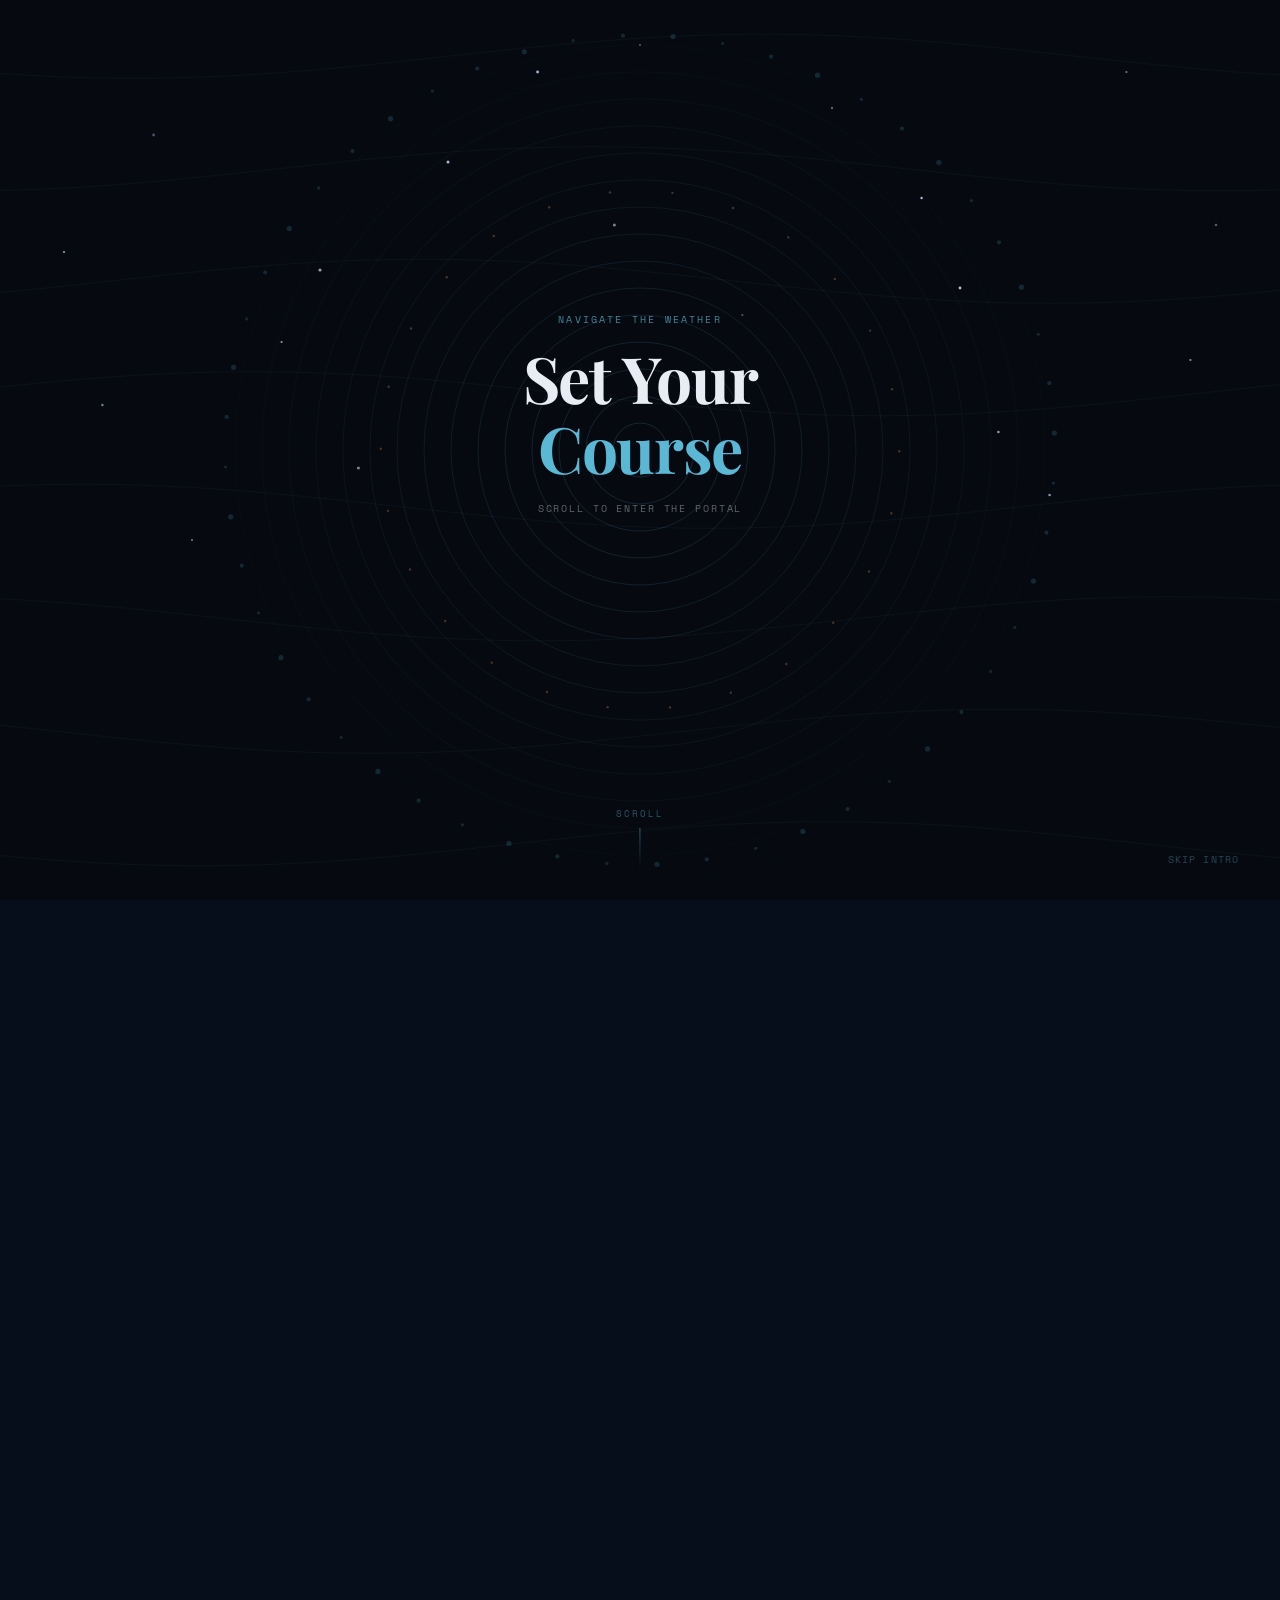
<file: index.html>
<!DOCTYPE html>
<html lang="en">
<head>
  <meta charset="UTF-8" />
  <meta name="viewport" content="width=device-width, initial-scale=1.0" />
  <title>Castaway — Navigate the Weather</title>
  <link rel="preconnect" href="https://fonts.googleapis.com" />
  <link rel="preconnect" href="https://fonts.gstatic.com" crossorigin />
  <link href="https://fonts.googleapis.com/css2?family=Playfair+Display:ital,wght@0,400;0,700;1,400&family=Space+Mono:wght@400;700&family=DM+Sans:wght@300;400;500&display=swap" rel="stylesheet" />

  <style>
    /* ── Reset ── */
    *, *::before, *::after { box-sizing: border-box; margin: 0; padding: 0; }
    html { scroll-behavior: auto; }

    /* ── Page setup ── */
    body {
      background: #060e1c;
      color: #e8edf5;
      font-family: 'Space Mono', monospace;
      overflow-x: hidden;
    }

    /* ─────────────────────────────────────────
       SCROLL TRACK — 4× viewport tall so the
       sticky scene has enough room to animate
    ───────────────────────────────────────── */
    #scroll-track {
      height: 500vh;
      position: relative;
    }

    /* ── Sticky viewport ── */
    #sticky-scene {
      position: sticky;
      top: 0;
      height: 100vh;
      width: 100%;
      overflow: hidden;
      display: flex;
      align-items: center;
      justify-content: center;
    }

    /* ── Canvas sits behind everything ── */
    #portal-canvas {
      position: absolute;
      inset: 0;
      width: 100%;
      height: 100%;
    }

    /* ── Progress bar ── */
    #progress-bar {
      position: absolute;
      top: 0;
      left: 0;
      height: 2px;
      width: 0%;
      background: linear-gradient(to right, transparent, #5bb8d4, transparent);
      z-index: 30;
      transition: width 0.05s linear;
    }

    /* ── HUD: compass logo top-left ── */
    #compass-hud {
      position: absolute;
      top: 1.5rem;
      left: 1.75rem;
      z-index: 20;
      display: flex;
      align-items: center;
      gap: 0.65rem;
      opacity: 0;
      transform: translateY(-6px);
      transition: opacity 0.5s ease, transform 0.5s ease;
    }
    #compass-hud.visible { opacity: 1; transform: translateY(0); }
    #compass-hud svg { width: 26px; height: 26px; color: #5bb8d4; animation: spin 30s linear infinite; }
    @keyframes spin { to { transform: rotate(360deg); } }
    #compass-hud .hud-name {
      font-size: 0.8rem;
      letter-spacing: 0.14em;
      color: #5bb8d4;
      text-transform: uppercase;
    }

    /* ── HUD: depth counter top-right ── */
    #depth-counter {
      position: absolute;
      top: 1.5rem;
      right: 1.75rem;
      z-index: 20;
      font-size: 0.68rem;
      letter-spacing: 0.12em;
      color: rgba(91,184,212,0.55);
      text-transform: uppercase;
      opacity: 0;
      transition: opacity 0.5s ease;
    }
    #depth-counter.visible { opacity: 1; }

    /* ── Centre content ── */
    #scene-content {
      position: relative;
      z-index: 10;
      text-align: center;
      padding: 0 1.5rem;
      pointer-events: none;
      transition: opacity 0.4s ease;
    }

    .phase-label {
      font-size: 0.62rem;
      letter-spacing: 0.22em;
      text-transform: uppercase;
      color: rgba(91,184,212,0.7);
      margin-bottom: 1rem;
    }

    .main-title {
      font-family: 'Playfair Display', serif;
      font-size: clamp(2.4rem, 6vw, 4rem);
      font-weight: 700;
      color: #e8edf5;
      line-height: 1.1;
      letter-spacing: -0.02em;
    }
    .main-title .accent { color: #5bb8d4; }

    .sub-title {
      margin-top: 1rem;
      font-size: 0.65rem;
      letter-spacing: 0.18em;
      color: rgba(232,237,245,0.4);
      text-transform: uppercase;
    }

    /* ── Enter button (shown at end) ── */
    #enter-btn {
      display: inline-flex;
      align-items: center;
      gap: 0.5rem;
      margin-top: 2rem;
      padding: 0.7rem 2rem;
      border: 1px solid rgba(91,184,212,0.5);
      border-radius: 3rem;
      background: rgba(91,184,212,0.08);
      color: #5bb8d4;
      font-family: 'Space Mono', monospace;
      font-size: 0.68rem;
      letter-spacing: 0.14em;
      text-transform: uppercase;
      cursor: pointer;
      pointer-events: all;
      opacity: 0;
      transform: translateY(10px);
      transition: opacity 0.5s ease, transform 0.5s ease, background 0.2s, border-color 0.2s;
    }
    #enter-btn.visible { opacity: 1; transform: translateY(0); }
    #enter-btn:hover { background: rgba(91,184,212,0.2); border-color: #5bb8d4; }
    #enter-btn svg { width: 0.9rem; height: 0.9rem; stroke: currentColor; fill: none; stroke-width: 2.5; stroke-linecap: round; stroke-linejoin: round; }

    /* ── Skip button ── */
    #skip-btn {
      position: absolute;
      bottom: 1.75rem;
      right: 1.75rem;
      z-index: 30;
      font-family: 'Space Mono', monospace;
      font-size: 0.6rem;
      letter-spacing: 0.12em;
      text-transform: uppercase;
      color: rgba(91,184,212,0.35);
      background: none;
      border: none;
      cursor: pointer;
      padding: 0.4rem 0.8rem;
      transition: color 0.2s;
    }
    #skip-btn:hover { color: rgba(91,184,212,0.8); }

    /* ── Scroll hint ── */
    #scroll-hint {
      position: absolute;
      bottom: 2rem;
      left: 50%;
      transform: translateX(-50%);
      z-index: 20;
      display: flex;
      flex-direction: column;
      align-items: center;
      gap: 0.5rem;
      transition: opacity 0.4s ease;
    }
    #scroll-hint span {
      font-size: 0.58rem;
      letter-spacing: 0.2em;
      color: rgba(91,184,212,0.45);
      text-transform: uppercase;
    }
    .scroll-line {
      width: 1px;
      height: 2.5rem;
      background: linear-gradient(to bottom, rgba(91,184,212,0.5), transparent);
      animation: scrollPulse 1.8s ease-in-out infinite;
    }
    @keyframes scrollPulse {
      0%, 100% { opacity: 0.3; transform: scaleY(0.6); }
      50%       { opacity: 1;   transform: scaleY(1); }
    }

    /* ── Stage label bottom-centre ── */
    #stage-label {
      position: absolute;
      bottom: 4.5rem;
      left: 50%;
      transform: translateX(-50%);
      z-index: 20;
      font-size: 0.6rem;
      letter-spacing: 0.2em;
      color: rgba(91,184,212,0.4);
      text-transform: uppercase;
      white-space: nowrap;
      opacity: 0;
      transition: opacity 0.4s ease;
    }
    #stage-label.visible { opacity: 1; }

    /* ── Full-screen transition overlay ── */
    #transition-overlay {
      position: fixed;
      inset: 0;
      background: #060e1c;
      z-index: 999;
      opacity: 0;
      pointer-events: none;
      transition: opacity 0.7s ease;
    }
    #transition-overlay.fade-in  { opacity: 1; pointer-events: all; }

    /* ── Responsive ── */
    @media (max-width: 480px) {
      #compass-hud { top: 1rem; left: 1rem; }
      #depth-counter { top: 1rem; right: 1rem; font-size: 0.6rem; }
      #skip-btn { bottom: 1rem; right: 1rem; }
      #scroll-hint { bottom: 1.25rem; }
      #stage-label { bottom: 3.5rem; }
    }
  </style>
</head>
<body>

  <!-- Full-screen fade overlay for page transition -->
  <div id="transition-overlay"></div>

  <div id="scroll-track">
    <div id="sticky-scene">

      <!-- Progress bar -->
      <div id="progress-bar"></div>

      <!-- Canvas -->
      <canvas id="portal-canvas"></canvas>

      <!-- HUD elements -->
      <div id="compass-hud">
        <svg viewBox="0 0 40 40" fill="none" stroke="currentColor" stroke-width="1.5" aria-hidden="true">
          <circle cx="20" cy="20" r="18"/>
          <circle cx="20" cy="20" r="2.5" fill="currentColor" stroke="none"/>
          <polygon points="20,4 22,20 20,23 18,20" fill="currentColor" stroke="none" opacity="0.9"/>
          <polygon points="20,36 22,20 20,17 18,20" fill="currentColor" stroke="none" opacity="0.3"/>
          <polygon points="4,20 20,22 23,20 20,18"  fill="currentColor" stroke="none" opacity="0.6"/>
          <polygon points="36,20 20,22 17,20 20,18" fill="currentColor" stroke="none" opacity="0.3"/>
        </svg>
        <span class="hud-name">Castaway</span>
      </div>

      <div id="depth-counter">
        Depth: <span id="depth-val">0</span>m
      </div>

      <!-- Centre content -->
      <div id="scene-content">
        <p class="phase-label" id="phase-label">Navigate the weather</p>
        <h1 class="main-title" id="main-title">
          Set Your<br/><span class="accent">Course</span>
        </h1>
        <p class="sub-title" id="sub-title">Scroll to enter the portal</p>

        <button id="enter-btn" aria-label="Enter Castaway weather app">
          Enter Castaway
          <svg viewBox="0 0 24 24"><line x1="5" y1="12" x2="19" y2="12"/><polyline points="12 5 19 12 12 19"/></svg>
        </button>
      </div>

      <!-- Scroll hint -->
      <div id="scroll-hint">
        <span>Scroll</span>
        <div class="scroll-line"></div>
      </div>

      <!-- Stage label -->
      <p id="stage-label"></p>

      <!-- Skip -->
      <button id="skip-btn">Skip intro</button>

    </div>
  </div>

  <script>
    'use strict';

    /* ── Canvas setup ── */
    const canvas = document.getElementById('portal-canvas');
    const ctx    = canvas.getContext('2d');

    function resizeCanvas() {
      canvas.width  = window.innerWidth;
      canvas.height = window.innerHeight;
    }
    resizeCanvas();
    window.addEventListener('resize', resizeCanvas);

    /* ── Scroll state ── */
    const TOTAL_SCROLL = document.getElementById('scroll-track').scrollHeight - window.innerHeight;
    let   progress     = 0;

    window.addEventListener('scroll', () => {
      progress = Math.min(window.scrollY / (TOTAL_SCROLL * 0.85), 1);
      updateUI(progress);
    }, { passive: true });

    /* ── Helpers ── */
    const lerp   = (a, b, t) => a + (b - a) * t;
    const clamp  = (v, lo, hi) => Math.max(lo, Math.min(hi, v));
    function easeInOut(t) { return t < 0.5 ? 2*t*t : -1+(4-2*t)*t; }
    function easeIn3(t)   { return t * t * t; }

    /* ── Stage copy ── */
    const STAGES = [
      { at: 0,    label: '' },
      { at: 0.06, label: 'Approaching the portal…' },
      { at: 0.22, label: 'Entering the vortex…' },
      { at: 0.50, label: 'Breaking through…' },
      { at: 0.72, label: 'Emerging into clear skies…' },
      { at: 0.90, label: 'You have arrived' },
    ];

    function getStageLabel(p) {
      let label = '';
      for (const s of STAGES) { if (p >= s.at) label = s.label; }
      return label;
    }

    /* ── UI updates ── */
    function updateUI(p) {
      /* progress bar */
      document.getElementById('progress-bar').style.width = (p * 100) + '%';

      /* HUD */
      document.getElementById('compass-hud').classList.toggle('visible', p > 0.06);
      document.getElementById('depth-counter').classList.toggle('visible', p > 0.06);
      document.getElementById('depth-val').textContent =
        Math.round(p * 8500).toLocaleString();

      /* scroll hint */
      document.getElementById('scroll-hint').style.opacity = p < 0.04 ? '1' : '0';

      /* stage label */
      const sl    = document.getElementById('stage-label');
      const label = getStageLabel(p);
      sl.textContent = label;
      sl.classList.toggle('visible', label.length > 0 && p < 0.92);

      /* centre content */
      const content  = document.getElementById('scene-content');
      const phaseEl  = document.getElementById('phase-label');
      const titleEl  = document.getElementById('main-title');
      const subEl    = document.getElementById('sub-title');
      const enterBtn = document.getElementById('enter-btn');

      if (p < 0.04) {
        /* Phase 0 — intro */
        phaseEl.textContent   = 'Navigate the weather';
        titleEl.innerHTML     = 'Set Your<br/><span class="accent">Course</span>';
        subEl.textContent     = 'Scroll to enter the portal';
        content.style.opacity = '1';
        enterBtn.classList.remove('visible');

      } else if (p < 0.42) {
        /* Phase 1 — fading out as portal pulls us in */
        const t = clamp((p - 0.04) / 0.38, 0, 1);
        content.style.opacity = (1 - t).toFixed(3);
        enterBtn.classList.remove('visible');

      } else if (p < 0.56) {
        /* Phase 2 — black hole centre, content hidden */
        content.style.opacity = '0';
        enterBtn.classList.remove('visible');

      } else if (p < 0.72) {
        /* Phase 3 — emerge, fade new content in */
        phaseEl.textContent = 'The weather awaits';
        titleEl.innerHTML   = 'Cast<span class="accent">away</span>';
        subEl.textContent   = 'Real-time · Precise · Beautiful';
        const t = clamp((p - 0.56) / 0.16, 0, 1);
        content.style.opacity = easeInOut(t).toFixed(3);
        enterBtn.classList.remove('visible');

      } else {
        /* Phase 4 — fully arrived */
        phaseEl.textContent   = 'The weather awaits';
        titleEl.innerHTML     = 'Cast<span class="accent">away</span>';
        subEl.textContent     = 'Real-time · Precise · Beautiful';
        content.style.opacity = '1';
        enterBtn.classList.add('visible');
      }
    }

    /* ── Drawing ── */

    function drawStarField(p, cx, cy, w, h) {
      const stars = [
        [0.12,0.15,1.4],[0.88,0.08,1.1],[0.25,0.30,1.6],[0.72,0.22,1.2],
        [0.50,0.05,1.0],[0.08,0.45,1.3],[0.93,0.40,1.1],[0.35,0.18,1.5],
        [0.65,0.12,1.2],[0.15,0.60,1.0],[0.82,0.55,1.3],[0.42,0.08,1.4],
        [0.58,0.35,1.1],[0.28,0.52,1.6],[0.78,0.48,1.2],[0.05,0.28,1.0],
        [0.95,0.25,1.3],[0.48,0.25,1.5],[0.22,0.38,1.1],[0.75,0.32,1.4],
      ];
      const zoom  = easeIn3(clamp(p / 0.48, 0, 1));
      const alpha = 1 - clamp((p - 0.28) / 0.2, 0, 1);
      stars.forEach(([nx, ny, sz], i) => {
        const ox = (nx - 0.5) * w;
        const oy = (ny - 0.5) * h;
        const sx = cx + ox * (1 + zoom * 4);
        const sy = cy + oy * (1 + zoom * 4);
        ctx.beginPath();
        ctx.arc(sx, sy, sz, 0, Math.PI * 2);
        ctx.fillStyle = `rgba(${180+(i%5)*14},${200+(i%3)*10},255,${alpha*(0.4+(i%4)*0.15)})`;
        ctx.fill();
      });
    }

    function drawWaves(p, w, h) {
      const alpha = (1 - clamp((p - 0.38) / 0.15, 0, 1)) * 0.07;
      const phase = performance.now() * 0.00048;
      for (let i = 0; i < 8; i++) {
        const yBase = (h / 8) * (i + 0.5);
        ctx.beginPath();
        ctx.strokeStyle = `rgba(91,184,212,${alpha})`;
        ctx.lineWidth   = 0.8;
        for (let x = 0; x <= w; x += 2) {
          const y = yBase + Math.sin((x / 200) + phase + i * 0.85) * 22;
          x === 0 ? ctx.moveTo(x, y) : ctx.lineTo(x, y);
        }
        ctx.stroke();
      }
    }

    function drawPortalRings(p, cx, cy, w, h) {
      const maxR    = Math.min(w, h) * 0.48;
      const numRings = 16;
      const pullIn  = easeInOut(clamp(p / 0.5, 0, 1));
      const pushOut = p > 0.5 ? easeIn3(clamp((p - 0.5) / 0.14, 0, 1)) : 0;
      const now     = performance.now() * 0.0003;

      /* Static rings */
      for (let i = numRings; i >= 0; i--) {
        const base  = i / numRings;
        let   r     = maxR * base * (1 - pullIn * 0.86) + pushOut * maxR * 1.7 * base;
        if (r < 1) continue;

        const rShift = Math.round(lerp(91,  190, pullIn * base));
        const gShift = Math.round(lerp(184, 220, pullIn * base));
        const bShift = Math.round(lerp(212, 255, pullIn * base));
        const alpha  = clamp((1 - base) * 0.9 + 0.06, 0, 1);
        const glow   = i < 5 && p > 0.1;

        ctx.beginPath();
        ctx.arc(cx, cy, r, 0, Math.PI * 2);
        ctx.strokeStyle = `rgba(${rShift},${gShift},${bShift},${alpha * 0.28})`;
        ctx.lineWidth   = glow ? 1.8 : 0.7;
        ctx.stroke();

        if (glow) {
          ctx.beginPath();
          ctx.arc(cx, cy, r, 0, Math.PI * 2);
          ctx.strokeStyle = `rgba(91,184,212,${0.14 * (1 - base)})`;
          ctx.lineWidth   = 8;
          ctx.stroke();
        }
      }

      /* Core glow */
      if (p > 0.05) {
        const innerR    = maxR * (1 - pullIn * 0.86) * 0.09 + pushOut * maxR * 0.14;
        const coreAlpha = clamp(pullIn * 2, 0, 1) * (1 - pushOut);
        if (innerR > 1) {
          const grad = ctx.createRadialGradient(cx, cy, 0, cx, cy, innerR * 3.5);
          grad.addColorStop(0,   `rgba(255,255,255,${coreAlpha * 0.65})`);
          grad.addColorStop(0.3, `rgba(91,184,212,${coreAlpha * 0.38})`);
          grad.addColorStop(1,   'rgba(0,0,0,0)');
          ctx.beginPath();
          ctx.arc(cx, cy, innerR * 3.5, 0, Math.PI * 2);
          ctx.fillStyle = grad;
          ctx.fill();
        }
      }

      /* Orbiting cyan dots — outer ring */
      const outerR = maxR * (0.96 - pullIn * 0.84) * (1 - pushOut * 0.92);
      if (outerR > 3) {
        const n = 52;
        for (let i = 0; i < n; i++) {
          const ang = (i / n) * Math.PI * 2 + now * (1 + pullIn * 2.2);
          ctx.beginPath();
          ctx.arc(cx + Math.cos(ang) * outerR, cy + Math.sin(ang) * outerR,
                  1.6 + (i % 3) * 0.5, 0, Math.PI * 2);
          ctx.fillStyle = `rgba(91,184,212,${0.18 + pullIn * 0.28})`;
          ctx.fill();
        }
      }

      /* Orbiting amber dots — inner ring */
      const innerR2 = maxR * (0.60 - pullIn * 0.53) * (1 - pushOut * 0.92);
      if (innerR2 > 3) {
        const n = 26;
        for (let i = 0; i < n; i++) {
          const ang = (i / n) * Math.PI * 2 - now * 0.85;
          ctx.beginPath();
          ctx.arc(cx + Math.cos(ang) * innerR2, cy + Math.sin(ang) * innerR2,
                  1.2, 0, Math.PI * 2);
          ctx.fillStyle = `rgba(240,164,88,${0.28 + pullIn * 0.22})`;
          ctx.fill();
        }
      }
    }

    function drawEmergeLight(p, cx, cy, w, h) {
      const t = clamp((p - 0.44) / 0.25, 0, 1);
      const grad = ctx.createRadialGradient(cx, cy, 0, cx, cy, Math.min(w, h) * 0.75 * t);
      grad.addColorStop(0,   `rgba(91,184,212,${t * 0.24})`);
      grad.addColorStop(0.45, `rgba(13,24,41,${t * 0.3})`);
      grad.addColorStop(1,   'rgba(0,0,0,0)');
      ctx.fillStyle = grad;
      ctx.fillRect(0, 0, w, h);
    }

    function drawSkyGlow(p, cx, cy, w, h) {
      const t = clamp((p - 0.68) / 0.32, 0, 1);
      const grad = ctx.createRadialGradient(cx, cy * 0.35, 0, cx, cy * 0.35, w * 0.9);
      grad.addColorStop(0,   `rgba(91,184,212,${t * 0.09})`);
      grad.addColorStop(0.55,'rgba(8,14,25,0)');
      grad.addColorStop(1,   'rgba(0,0,0,0)');
      ctx.fillStyle = grad;
      ctx.fillRect(0, 0, w, h);
    }

    function drawScene(p) {
      const w  = canvas.width, h = canvas.height;
      const cx = w / 2,        cy = h / 2;

      ctx.clearRect(0, 0, w, h);

      /* Background — deep navy */
      const bg = Math.round(lerp(6, 9, p));
      ctx.fillStyle = `rgb(${bg},${Math.round(bg*1.45)},${Math.round(bg*2.7)})`;
      ctx.fillRect(0, 0, w, h);

      if (p < 0.62) drawStarField(p, cx, cy, w, h);
      drawWaves(p, w, h);
      drawPortalRings(p, cx, cy, w, h);
      if (p > 0.44) drawEmergeLight(p, cx, cy, w, h);
      if (p > 0.68) drawSkyGlow(p, cx, cy, w, h);
    }

    /* ── Animation loop ── */
    function loop() {
      drawScene(progress);
      requestAnimationFrame(loop);
    }
    loop();
    updateUI(0);

    /* ─────────────────────────────────────────
       PAGE TRANSITION — fade to black then
       navigate to the Castaway weather app
    ───────────────────────────────────────── */
    function launchApp() {
      const overlay = document.getElementById('transition-overlay');
      overlay.classList.add('fade-in');
      setTimeout(() => {
        window.location.href = 'auth.html';
      }, 700);
    }

    document.getElementById('enter-btn').addEventListener('click', launchApp);
    document.getElementById('skip-btn').addEventListener('click',  launchApp);

    /* Auto-launch when scroll animation fully completes */
    let autoLaunched = false;
    window.addEventListener('scroll', () => {
      if (!autoLaunched && window.scrollY >= document.getElementById('scroll-track').scrollHeight - window.innerHeight - 10) {
        autoLaunched = true;
        setTimeout(launchApp, 600);
      }
    }, { passive: true });
  </script>
</body>
</html>
</file>
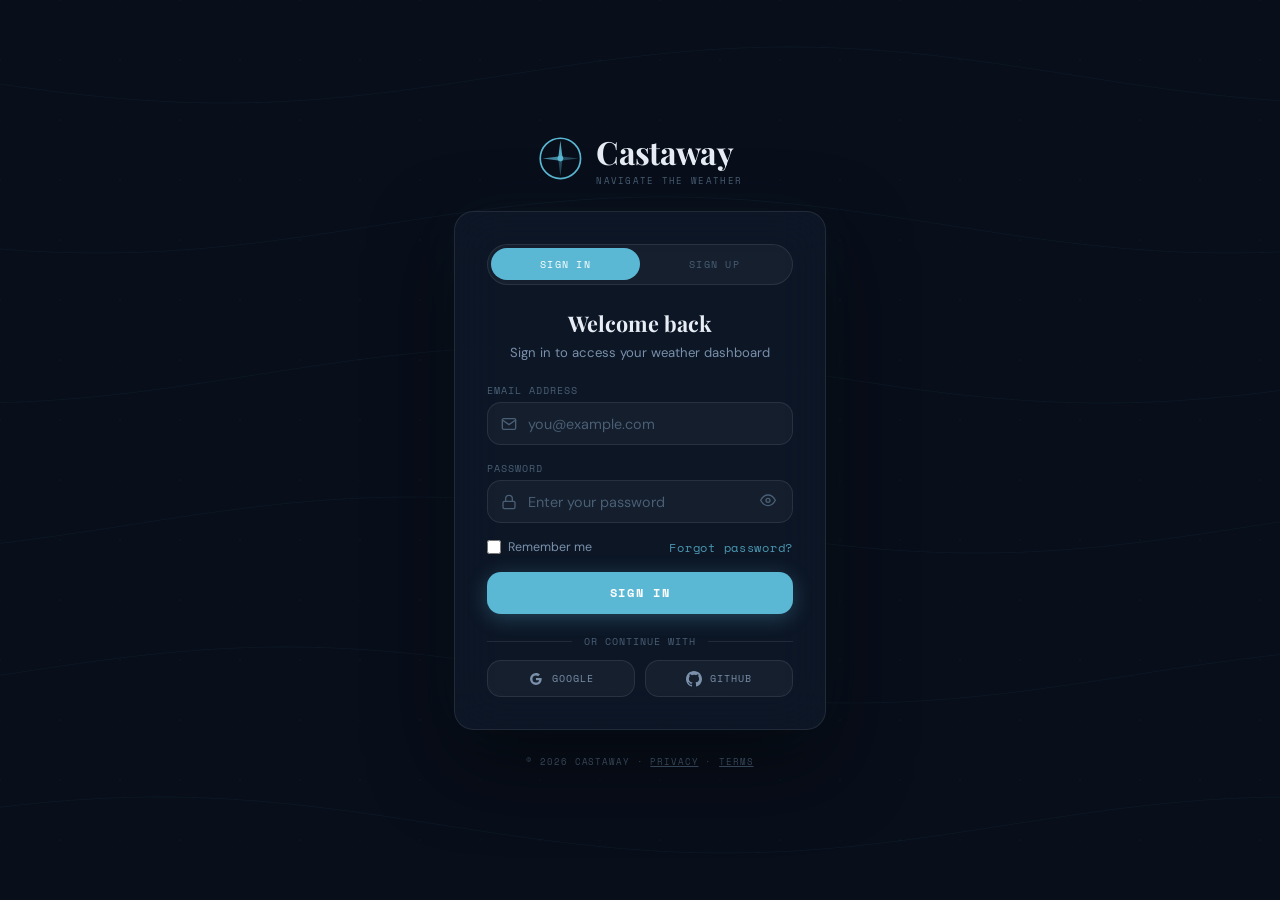
<file: auth.html>
<!DOCTYPE html>
<html lang="en">
<head>
  <meta charset="UTF-8"/>
  <meta name="viewport" content="width=device-width, initial-scale=1.0"/>
  <title>Castaway — Sign In</title>
  <link rel="preconnect" href="https://fonts.googleapis.com"/>
  <link rel="preconnect" href="https://fonts.gstatic.com" crossorigin/>
  <link href="https://fonts.googleapis.com/css2?family=Playfair+Display:ital,wght@0,400;0,700;1,400&family=Space+Mono:wght@400;700&family=DM+Sans:wght@300;400;500&display=swap" rel="stylesheet"/>
  <style>
    /* ── Variables ── */
    :root {
      --bg:          #080e1a;
      --bg-card:     #0d1829;
      --glass:       rgba(255,255,255,0.04);
      --border:      rgba(255,255,255,0.09);
      --border-focus:rgba(91,184,212,0.6);
      --text:        #e8edf5;
      --text-sub:    #7a90ab;
      --text-muted:  #4a5f75;
      --accent:      #5bb8d4;
      --accent-h:    #4aa8c4;
      --danger:      #e06c75;
      --success:     #4ec9a0;
      --radius:      0.875rem;
      --mono:        'Space Mono', monospace;
      --display:     'Playfair Display', serif;
      --body:        'DM Sans', sans-serif;
    }

    *, *::before, *::after { box-sizing: border-box; margin: 0; padding: 0; }

    body {
      background: var(--bg);
      color: var(--text);
      font-family: var(--body);
      min-height: 100vh;
      display: flex;
      align-items: center;
      justify-content: center;
      overflow: hidden;
    }

    /* ── Animated canvas ── */
    #bg-canvas { position: fixed; inset: 0; z-index: 0; pointer-events: none; }

    /* ── Auth wrapper ── */
    .auth-wrap {
      position: relative; z-index: 10;
      width: 100%; max-width: 420px;
      padding: 1.5rem;
      display: flex; flex-direction: column; gap: 1.5rem;
    }

    /* ── Logo ── */
    .auth-logo {
      display: flex; align-items: center; justify-content: center; gap: 0.85rem;
      text-decoration: none;
    }
    .auth-logo svg {
      width: 2.8rem; height: 2.8rem;
      color: var(--accent);
      animation: spin 30s linear infinite;
      flex-shrink: 0;
    }
    @keyframes spin { to { transform: rotate(360deg); } }
    .auth-logo-text { text-align: left; }
    .auth-brand { font-family: var(--display); font-size: 2rem; font-weight: 700; letter-spacing: -0.02em; color: var(--text); display: block; }
    .auth-tagline { font-family: var(--mono); font-size: 0.58rem; color: var(--text-muted); text-transform: uppercase; letter-spacing: 0.14em; display: block; margin-top: 0.1rem; }

    /* ── Card ── */
    .auth-card {
      background: rgba(13,24,41,0.85);
      border: 1px solid var(--border);
      border-radius: calc(var(--radius) * 1.4);
      backdrop-filter: blur(24px);
      -webkit-backdrop-filter: blur(24px);
      padding: 2rem;
      display: flex; flex-direction: column; gap: 1.5rem;
      box-shadow: 0 32px 80px rgba(0,0,0,0.5), 0 0 60px rgba(91,184,212,0.06);
    }

    /* ── Tab switcher ── */
    .tab-row {
      display: grid; grid-template-columns: 1fr 1fr;
      background: var(--glass);
      border: 1px solid var(--border);
      border-radius: 2rem; padding: 0.2rem;
    }
    .tab-btn {
      font-family: var(--mono); font-size: 0.65rem;
      text-transform: uppercase; letter-spacing: 0.12em;
      padding: 0.5rem; border-radius: 1.5rem;
      border: none; background: transparent;
      color: var(--text-muted); cursor: pointer;
      transition: all 0.25s ease;
    }
    .tab-btn.active { background: var(--accent); color: #fff; }

    /* ── Form title ── */
    .form-title {
      font-family: var(--display); font-size: 1.35rem; font-weight: 700;
      color: var(--text); text-align: center;
    }
    .form-subtitle {
      font-size: 0.82rem; color: var(--text-sub); text-align: center;
      margin-top: -1rem; line-height: 1.5;
    }

    /* ── Form ── */
    .auth-form { display: flex; flex-direction: column; gap: 1rem; }

    .field-group { display: flex; flex-direction: column; gap: 0.35rem; }
    .field-label {
      font-family: var(--mono); font-size: 0.6rem;
      text-transform: uppercase; letter-spacing: 0.1em;
      color: var(--text-muted);
    }
    .field-wrap { position: relative; }
    .field-icon {
      position: absolute; left: 0.9rem; top: 50%; transform: translateY(-50%);
      width: 1rem; height: 1rem;
      stroke: var(--text-muted); fill: none; stroke-width: 2;
      stroke-linecap: round; stroke-linejoin: round;
      pointer-events: none; transition: stroke 0.2s;
    }
    .field-input {
      width: 100%; padding: 0.7rem 0.9rem 0.7rem 2.5rem;
      background: rgba(255,255,255,0.035);
      border: 1px solid var(--border);
      border-radius: var(--radius);
      font-family: var(--body); font-size: 0.9rem;
      color: var(--text); outline: none;
      transition: border-color 0.25s, box-shadow 0.25s;
      caret-color: var(--accent);
    }
    .field-input::placeholder { color: var(--text-muted); }
    .field-input:focus {
      border-color: var(--border-focus);
      box-shadow: 0 0 0 3px rgba(91,184,212,0.1);
    }
    .field-input:focus + .field-icon,
    .field-wrap:focus-within .field-icon { stroke: var(--accent); }

    /* Eye toggle for password */
    .eye-btn {
      position: absolute; right: 0.85rem; top: 50%; transform: translateY(-50%);
      background: none; border: none; cursor: pointer; padding: 0.2rem;
      color: var(--text-muted); transition: color 0.2s;
    }
    .eye-btn:hover { color: var(--accent); }
    .eye-btn svg { width: 1rem; height: 1rem; stroke: currentColor; fill: none; stroke-width: 2; stroke-linecap: round; stroke-linejoin: round; }

    /* Password strength bar */
    .strength-wrap { display: none; flex-direction: column; gap: 0.3rem; }
    .strength-wrap.visible { display: flex; }
    .strength-bar { display: flex; gap: 3px; }
    .strength-seg {
      flex: 1; height: 3px; border-radius: 2px;
      background: var(--border); transition: background 0.3s;
    }
    .strength-seg.fill-weak   { background: var(--danger); }
    .strength-seg.fill-fair   { background: var(--accent-warm, #f0a458); }
    .strength-seg.fill-good   { background: var(--accent); }
    .strength-seg.fill-strong { background: var(--success); }
    .strength-label { font-family: var(--mono); font-size: 0.58rem; color: var(--text-muted); text-transform: uppercase; letter-spacing: 0.08em; }

    /* Field error */
    .field-error {
      font-family: var(--mono); font-size: 0.6rem;
      color: var(--danger); letter-spacing: 0.04em;
      display: none; margin-top: 0.1rem;
    }
    .field-error.visible { display: block; }
    .field-input.error { border-color: rgba(224,108,117,0.5); }
    .field-input.ok    { border-color: rgba(78,201,160,0.4); }

    /* Forgot + remember row */
    .form-extras {
      display: flex; align-items: center; justify-content: space-between;
      font-size: 0.78rem;
    }
    .remember-row { display: flex; align-items: center; gap: 0.45rem; cursor: pointer; }
    .remember-row input[type="checkbox"] { accent-color: var(--accent); width: 0.85rem; height: 0.85rem; cursor: pointer; }
    .remember-row span { color: var(--text-sub); font-size: 0.78rem; }
    .forgot-link { color: var(--accent); text-decoration: none; font-size: 0.75rem; font-family: var(--mono); letter-spacing: 0.06em; opacity: 0.8; transition: opacity 0.2s; }
    .forgot-link:hover { opacity: 1; }

    /* Submit button */
    .submit-btn {
      width: 100%; padding: 0.8rem;
      background: var(--accent); color: #fff;
      font-family: var(--mono); font-size: 0.72rem;
      text-transform: uppercase; letter-spacing: 0.14em;
      border: none; border-radius: var(--radius);
      cursor: pointer; font-weight: 700;
      transition: background 0.2s, transform 0.15s, box-shadow 0.2s;
      display: flex; align-items: center; justify-content: center; gap: 0.5rem;
      box-shadow: 0 4px 20px rgba(91,184,212,0.3);
    }
    .submit-btn:hover:not(:disabled) { background: var(--accent-h); transform: translateY(-1px); box-shadow: 0 6px 24px rgba(91,184,212,0.4); }
    .submit-btn:active { transform: translateY(0); }
    .submit-btn:disabled { opacity: 0.6; cursor: not-allowed; }
    .submit-btn .btn-spinner {
      display: none; width: 1rem; height: 1rem;
      border: 2px solid rgba(255,255,255,0.3);
      border-top-color: #fff; border-radius: 50%;
      animation: spin 0.7s linear infinite;
    }
    .submit-btn.loading .btn-spinner { display: block; }
    .submit-btn.loading .btn-text { display: none; }

    /* Divider */
    .auth-divider {
      display: flex; align-items: center; gap: 0.75rem;
      color: var(--text-muted); font-family: var(--mono); font-size: 0.6rem;
      text-transform: uppercase; letter-spacing: 0.1em;
    }
    .auth-divider::before, .auth-divider::after {
      content: ''; flex: 1; height: 1px; background: var(--border);
    }

    /* Social buttons */
    .social-row { display: grid; grid-template-columns: 1fr 1fr; gap: 0.65rem; }
    .social-btn {
      display: flex; align-items: center; justify-content: center; gap: 0.5rem;
      padding: 0.6rem; border-radius: var(--radius);
      border: 1px solid var(--border); background: var(--glass);
      color: var(--text-sub); font-family: var(--mono);
      font-size: 0.62rem; text-transform: uppercase; letter-spacing: 0.1em;
      cursor: pointer; transition: all 0.2s;
    }
    .social-btn:hover { border-color: var(--accent); color: var(--accent); }
    .social-btn svg { width: 1rem; height: 1rem; flex-shrink: 0; }

    /* Alert banner */
    .auth-alert {
      border-radius: var(--radius); padding: 0.7rem 1rem;
      font-family: var(--mono); font-size: 0.68rem; letter-spacing: 0.04em;
      display: none; align-items: center; gap: 0.6rem;
    }
    .auth-alert.visible { display: flex; }
    .auth-alert.error   { background: rgba(224,108,117,0.1); border: 1px solid rgba(224,108,117,0.3); color: var(--danger); }
    .auth-alert.success { background: rgba(78,201,160,0.1);  border: 1px solid rgba(78,201,160,0.3);  color: var(--success); }
    .auth-alert svg     { width: 1rem; height: 1rem; stroke: currentColor; fill: none; stroke-width: 2; stroke-linecap: round; stroke-linejoin: round; flex-shrink: 0; }

    /* Switch link */
    .auth-switch {
      text-align: center; font-size: 0.8rem; color: var(--text-sub);
    }
    .auth-switch a { color: var(--accent); text-decoration: none; font-weight: 500; }
    .auth-switch a:hover { text-decoration: underline; }

    /* Footer */
    .auth-footer {
      text-align: center; font-family: var(--mono);
      font-size: 0.55rem; color: var(--text-muted);
      text-transform: uppercase; letter-spacing: 0.1em; line-height: 1.8;
    }
    .auth-footer a { color: var(--text-muted); text-decoration: underline; opacity: 0.7; }

    /* ── Responsive ── */
    @media (max-width: 480px) {
      .auth-wrap { padding: 1rem; }
      .auth-card { padding: 1.5rem 1.25rem; }
      .auth-brand { font-size: 1.6rem; }
    }
  </style>
</head>
<body>

<canvas id="bg-canvas"></canvas>

<div class="auth-wrap">

  <!-- Logo -->
  <a class="auth-logo" href="#">
    <svg viewBox="0 0 40 40" fill="none" stroke="currentColor" stroke-width="1.5">
      <circle cx="20" cy="20" r="18"/>
      <circle cx="20" cy="20" r="2.5" fill="currentColor" stroke="none"/>
      <polygon points="20,4 22,20 20,23 18,20" fill="currentColor" stroke="none" opacity="0.9"/>
      <polygon points="20,36 22,20 20,17 18,20" fill="currentColor" stroke="none" opacity="0.35"/>
      <polygon points="36,20 20,22 17,20 20,18" fill="currentColor" stroke="none" opacity="0.35"/>
      <polygon points="4,20 20,22 23,20 20,18" fill="currentColor" stroke="none" opacity="0.7"/>
    </svg>
    <div class="auth-logo-text">
      <span class="auth-brand">Castaway</span>
      <span class="auth-tagline">Navigate the weather</span>
    </div>
  </a>

  <!-- Card -->
  <div class="auth-card">

    <!-- Tab row -->
    <div class="tab-row">
      <button class="tab-btn active" id="tabLogin"  onclick="switchTab('login')">Sign In</button>
      <button class="tab-btn"        id="tabSignup" onclick="switchTab('signup')">Sign Up</button>
    </div>

    <!-- Alert banner -->
    <div class="auth-alert" id="authAlert">
      <svg id="alertIcon" viewBox="0 0 24 24"><circle cx="12" cy="12" r="10"/><line x1="12" y1="8" x2="12" y2="12"/><line x1="12" y1="16" x2="12.01" y2="16"/></svg>
      <span id="alertText"></span>
    </div>

    <!-- ── LOGIN FORM ── -->
    <div id="loginSection">
      <div class="form-title">Welcome back</div>
      <div class="form-subtitle" style="margin-top:0.4rem">Sign in to access your weather dashboard</div>

      <form class="auth-form" id="loginForm" style="margin-top:1.25rem" novalidate>

        <div class="field-group">
          <label class="field-label" for="loginEmail">Email address</label>
          <div class="field-wrap">
            <input class="field-input" type="email" id="loginEmail" placeholder="you@example.com" autocomplete="email"/>
            <svg class="field-icon" viewBox="0 0 24 24"><path d="M4 4h16c1.1 0 2 .9 2 2v12c0 1.1-.9 2-2 2H4c-1.1 0-2-.9-2-2V6c0-1.1.9-2 2-2z"/><polyline points="22,6 12,13 2,6"/></svg>
          </div>
          <span class="field-error" id="loginEmailErr"></span>
        </div>

        <div class="field-group">
          <label class="field-label" for="loginPassword">Password</label>
          <div class="field-wrap">
            <input class="field-input" type="password" id="loginPassword" placeholder="Enter your password" autocomplete="current-password"/>
            <svg class="field-icon" viewBox="0 0 24 24"><rect x="3" y="11" width="18" height="11" rx="2" ry="2"/><path d="M7 11V7a5 5 0 0 1 10 0v4"/></svg>
            <button type="button" class="eye-btn" onclick="toggleEye('loginPassword',this)" tabindex="-1" aria-label="Toggle password visibility">
              <svg viewBox="0 0 24 24"><path d="M1 12s4-8 11-8 11 8 11 8-4 8-11 8-11-8-11-8z"/><circle cx="12" cy="12" r="3"/></svg>
            </button>
          </div>
          <span class="field-error" id="loginPassErr"></span>
        </div>

        <div class="form-extras">
          <label class="remember-row">
            <input type="checkbox" id="rememberMe"/>
            <span>Remember me</span>
          </label>
          <a class="forgot-link" href="#" onclick="showForgot(event)">Forgot password?</a>
        </div>

        <button class="submit-btn" type="submit" id="loginBtn">
          <span class="btn-text">Sign In</span>
          <div class="btn-spinner"></div>
        </button>

      </form>

      <div class="auth-divider" style="margin-top:1.25rem">or continue with</div>

      <div class="social-row" style="margin-top:0.75rem">
        <button class="social-btn" onclick="socialAuth('Google')">
          <svg viewBox="0 0 24 24" fill="none"><path d="M20.283 10.356h-8.327v3.451h4.792c-.446 2.193-2.313 3.453-4.792 3.453a5.27 5.27 0 0 1-5.279-5.28 5.27 5.27 0 0 1 5.279-5.279c1.259 0 2.397.447 3.29 1.178l2.6-2.599c-1.584-1.381-3.615-2.233-5.89-2.233a8.908 8.908 0 0 0-8.934 8.934 8.908 8.908 0 0 0 8.934 8.934c4.467 0 8.529-3.249 8.529-8.934 0-.528-.081-1.097-.202-1.625z" fill="currentColor"/></svg>
          Google
        </button>
        <button class="social-btn" onclick="socialAuth('GitHub')">
          <svg viewBox="0 0 24 24" fill="currentColor"><path d="M12 0C5.374 0 0 5.373 0 12c0 5.302 3.438 9.8 8.207 11.387.599.111.793-.261.793-.577v-2.234c-3.338.726-4.033-1.416-4.033-1.416-.546-1.387-1.333-1.756-1.333-1.756-1.089-.745.083-.729.083-.729 1.205.084 1.839 1.237 1.839 1.237 1.07 1.834 2.807 1.304 3.492.997.107-.775.418-1.305.762-1.604-2.665-.305-5.467-1.334-5.467-5.931 0-1.311.469-2.381 1.236-3.221-.124-.303-.535-1.524.117-3.176 0 0 1.008-.322 3.301 1.23A11.509 11.509 0 0 1 12 5.803c1.02.005 2.047.138 3.006.404 2.291-1.552 3.297-1.23 3.297-1.23.653 1.653.242 2.874.118 3.176.77.84 1.235 1.911 1.235 3.221 0 4.609-2.807 5.624-5.479 5.921.43.372.823 1.102.823 2.222v3.293c0 .319.192.694.801.576C20.566 21.797 24 17.3 24 12c0-6.627-5.373-12-12-12z"/></svg>
          GitHub
        </button>
      </div>
    </div>

    <!-- ── SIGNUP FORM ── -->
    <div id="signupSection" style="display:none">
      <div class="form-title">Create account</div>
      <div class="form-subtitle" style="margin-top:0.4rem">Join Castaway and start navigating the weather</div>

      <form class="auth-form" id="signupForm" style="margin-top:1.25rem" novalidate>

        <div class="field-group">
          <label class="field-label" for="signupName">Full name</label>
          <div class="field-wrap">
            <input class="field-input" type="text" id="signupName" placeholder="Your name" autocomplete="name"/>
            <svg class="field-icon" viewBox="0 0 24 24"><path d="M20 21v-2a4 4 0 0 0-4-4H8a4 4 0 0 0-4 4v2"/><circle cx="12" cy="7" r="4"/></svg>
          </div>
          <span class="field-error" id="signupNameErr"></span>
        </div>

        <div class="field-group">
          <label class="field-label" for="signupEmail">Email address</label>
          <div class="field-wrap">
            <input class="field-input" type="email" id="signupEmail" placeholder="you@example.com" autocomplete="email"/>
            <svg class="field-icon" viewBox="0 0 24 24"><path d="M4 4h16c1.1 0 2 .9 2 2v12c0 1.1-.9 2-2 2H4c-1.1 0-2-.9-2-2V6c0-1.1.9-2 2-2z"/><polyline points="22,6 12,13 2,6"/></svg>
          </div>
          <span class="field-error" id="signupEmailErr"></span>
        </div>

        <div class="field-group">
          <label class="field-label" for="signupPassword">Password</label>
          <div class="field-wrap">
            <input class="field-input" type="password" id="signupPassword" placeholder="Create a password" autocomplete="new-password" oninput="checkStrength(this.value)"/>
            <svg class="field-icon" viewBox="0 0 24 24"><rect x="3" y="11" width="18" height="11" rx="2" ry="2"/><path d="M7 11V7a5 5 0 0 1 10 0v4"/></svg>
            <button type="button" class="eye-btn" onclick="toggleEye('signupPassword',this)" tabindex="-1" aria-label="Toggle password visibility">
              <svg viewBox="0 0 24 24"><path d="M1 12s4-8 11-8 11 8 11 8-4 8-11 8-11-8-11-8z"/><circle cx="12" cy="12" r="3"/></svg>
            </button>
          </div>
          <div class="strength-wrap" id="strengthWrap">
            <div class="strength-bar">
              <div class="strength-seg" id="s1"></div>
              <div class="strength-seg" id="s2"></div>
              <div class="strength-seg" id="s3"></div>
              <div class="strength-seg" id="s4"></div>
            </div>
            <span class="strength-label" id="strengthLabel">—</span>
          </div>
          <span class="field-error" id="signupPassErr"></span>
        </div>

        <div class="field-group">
          <label class="field-label" for="signupConfirm">Confirm password</label>
          <div class="field-wrap">
            <input class="field-input" type="password" id="signupConfirm" placeholder="Repeat your password" autocomplete="new-password"/>
            <svg class="field-icon" viewBox="0 0 24 24"><rect x="3" y="11" width="18" height="11" rx="2" ry="2"/><path d="M7 11V7a5 5 0 0 1 10 0v4"/></svg>
          </div>
          <span class="field-error" id="signupConfirmErr"></span>
        </div>

        <button class="submit-btn" type="submit" id="signupBtn">
          <span class="btn-text">Create Account</span>
          <div class="btn-spinner"></div>
        </button>

        <p style="font-size:0.72rem;color:var(--text-muted);text-align:center;line-height:1.6">
          By signing up you agree to our <a href="#" style="color:var(--accent)">Terms</a> and <a href="#" style="color:var(--accent)">Privacy Policy</a>
        </p>

      </form>
    </div>

  </div>

  <!-- Footer -->
  <div class="auth-footer">
    © 2026 Castaway · <a href="#">Privacy</a> · <a href="#">Terms</a>
  </div>

</div>

<script>
'use strict';

/* ── Canvas background ── */
(function() {
  const canvas = document.getElementById('bg-canvas');
  const ctx    = canvas.getContext('2d');
  let   offset = 0;

  function resize() { canvas.width = window.innerWidth; canvas.height = window.innerHeight; }
  resize();
  window.addEventListener('resize', resize);

  function draw() {
    ctx.clearRect(0, 0, canvas.width, canvas.height);
    for (let i = 0; i < 6; i++) {
      const yBase = (canvas.height / 6) * (i + 0.5);
      ctx.beginPath();
      ctx.strokeStyle = 'rgba(91,184,212,0.055)';
      ctx.lineWidth   = 1;
      for (let x = 0; x <= canvas.width; x += 2) {
        const y = yBase + Math.sin((x / 180) + offset + i * 0.7) * 28;
        x === 0 ? ctx.moveTo(x, y) : ctx.lineTo(x, y);
      }
      ctx.stroke();
    }
    for (let x = 0; x < canvas.width; x += 60) {
      for (let y = 0; y < canvas.height; y += 60) {
        ctx.beginPath();
        ctx.fillStyle = 'rgba(91,184,212,0.03)';
        ctx.arc(x, y, 1.5, 0, Math.PI * 2);
        ctx.fill();
      }
    }
    offset += 0.008;
    requestAnimationFrame(draw);
  }
  draw();
})();

/* ── Auth storage helpers ── */
const USERS_KEY   = 'castaway_users';
const SESSION_KEY = 'castaway_session';

function getUsers() {
  return JSON.parse(localStorage.getItem(USERS_KEY) || '{}');
}
function saveUsers(users) {
  localStorage.setItem(USERS_KEY, JSON.stringify(users));
}
function getSession() {
  return JSON.parse(localStorage.getItem(SESSION_KEY) || 'null');
}
function saveSession(user, remember) {
  const session = { email: user.email, name: user.name, ts: Date.now(), remember };
  localStorage.setItem(SESSION_KEY, JSON.stringify(session));
  if (!remember) {
    // Mark as session-only so we can clear on next fresh load
    sessionStorage.setItem('castaway_session_live', '1');
  }
}

/* ── Redirect if already logged in ── */
(function checkSession() {
  const s = getSession();
  if (!s) return;
  const isRemembered = s.remember;
  const isSessionAlive = sessionStorage.getItem('castaway_session_live');
  if (isRemembered || isSessionAlive) {
    window.location.replace('dashboard.html');
  } else {
    // Session cookie gone — clear stored session
    localStorage.removeItem(SESSION_KEY);
  }
})();

/* ── Tab switching ── */
function switchTab(tab) {
  document.getElementById('loginSection').style.display  = tab === 'login'  ? 'block' : 'none';
  document.getElementById('signupSection').style.display = tab === 'signup' ? 'block' : 'none';
  document.getElementById('tabLogin').classList.toggle('active',  tab === 'login');
  document.getElementById('tabSignup').classList.toggle('active', tab === 'signup');
  clearAlert();
}

/* ── Alert ── */
function showAlert(msg, type = 'error') {
  const el   = document.getElementById('authAlert');
  const icon = document.getElementById('alertIcon');
  el.className = `auth-alert ${type} visible`;
  document.getElementById('alertText').textContent = msg;
  if (type === 'success') {
    icon.innerHTML = '<polyline points="20 6 9 17 4 12"/>';
  } else {
    icon.innerHTML = '<circle cx="12" cy="12" r="10"/><line x1="12" y1="8" x2="12" y2="12"/><line x1="12" y1="16" x2="12.01" y2="16"/>';
  }
}
function clearAlert() {
  document.getElementById('authAlert').className = 'auth-alert';
}

/* ── Field helpers ── */
function setFieldState(inputId, errId, ok, msg) {
  const input = document.getElementById(inputId);
  const err   = document.getElementById(errId);
  input.classList.toggle('error', !ok);
  input.classList.toggle('ok',     ok);
  err.textContent = msg || '';
  err.classList.toggle('visible', !!msg && !ok);
}

/* ── Password strength ── */
function checkStrength(val) {
  const wrap = document.getElementById('strengthWrap');
  if (!val) { wrap.classList.remove('visible'); return; }
  wrap.classList.add('visible');

  let score = 0;
  if (val.length >= 8)          score++;
  if (/[A-Z]/.test(val))        score++;
  if (/[0-9]/.test(val))        score++;
  if (/[^A-Za-z0-9]/.test(val)) score++;

  const segs   = ['s1','s2','s3','s4'];
  const fills  = ['fill-weak','fill-fair','fill-good','fill-strong'];
  const labels = ['Weak','Fair','Good','Strong'];
  segs.forEach((id, i) => {
    document.getElementById(id).className = 'strength-seg' + (i < score ? ' ' + fills[score-1] : '');
  });
  document.getElementById('strengthLabel').textContent = score > 0 ? labels[score-1] : '—';
}

/* ── Eye toggle ── */
function toggleEye(inputId, btn) {
  const input = document.getElementById(inputId);
  const isPass = input.type === 'password';
  input.type = isPass ? 'text' : 'password';
  btn.querySelector('svg').innerHTML = isPass
    ? '<path d="M17.94 17.94A10.07 10.07 0 0 1 12 20c-7 0-11-8-11-8a18.45 18.45 0 0 1 5.06-5.94M9.9 4.24A9.12 9.12 0 0 1 12 4c7 0 11 8 11 8a18.5 18.5 0 0 1-2.16 3.19m-6.72-1.07a3 3 0 1 1-4.24-4.24"/><line x1="1" y1="1" x2="23" y2="23"/>'
    : '<path d="M1 12s4-8 11-8 11 8 11 8-4 8-11 8-11-8-11-8z"/><circle cx="12" cy="12" r="3"/>';
}

/* ── Forgot password ── */
function showForgot(e) {
  e.preventDefault();
  const email = document.getElementById('loginEmail').value.trim();
  if (!email) {
    showAlert('Enter your email first, then click "Forgot password".', 'error');
    document.getElementById('loginEmail').focus();
    return;
  }
  // Simulate reset — in production this would hit an API
  const users = getUsers();
  if (!users[email.toLowerCase()]) {
    showAlert('No account found with that email address.', 'error');
    return;
  }
  showAlert(`Password reset link sent to ${email}. Check your inbox. (Demo: no email actually sent)`, 'success');
}

/* ── Social auth stub ── */
function socialAuth(provider) {
  showAlert(`${provider} sign-in is not configured yet. Use email/password for now.`, 'error');
}

/* ── Validate email ── */
function isValidEmail(e) { return /^[^\s@]+@[^\s@]+\.[^\s@]+$/.test(e); }

/* ── Simulate network delay ── */
function fakeDelay(ms) { return new Promise(r => setTimeout(r, ms)); }

/* ── Set button loading ── */
function setLoading(btnId, on) {
  document.getElementById(btnId).classList.toggle('loading', on);
  document.getElementById(btnId).disabled = on;
}

/* ── LOGIN ── */
document.getElementById('loginForm').addEventListener('submit', async function(e) {
  e.preventDefault();
  clearAlert();

  const email = document.getElementById('loginEmail').value.trim();
  const pass  = document.getElementById('loginPassword').value;
  let   valid = true;

  if (!email || !isValidEmail(email)) {
    setFieldState('loginEmail', 'loginEmailErr', false, 'Enter a valid email address');
    valid = false;
  } else {
    setFieldState('loginEmail', 'loginEmailErr', true, '');
  }

  if (!pass) {
    setFieldState('loginPassword', 'loginPassErr', false, 'Password is required');
    valid = false;
  } else {
    setFieldState('loginPassword', 'loginPassErr', true, '');
  }

  if (!valid) return;

  setLoading('loginBtn', true);
  await fakeDelay(900);

  const users = getUsers();
  const user  = users[email.toLowerCase()];

  if (!user || user.password !== btoa(pass)) {
    setLoading('loginBtn', false);
    showAlert('Incorrect email or password. Please try again.');
    setFieldState('loginEmail',    'loginEmailErr', false, '');
    setFieldState('loginPassword', 'loginPassErr',  false, '');
    return;
  }

  const remember = document.getElementById('rememberMe').checked;
  saveSession(user, remember);
  showAlert('Welcome back, ' + user.name + '! Taking you to your dashboard…', 'success');

  await fakeDelay(700);
  window.location.href = 'dashboard.html';
});

/* ── SIGNUP ── */
document.getElementById('signupForm').addEventListener('submit', async function(e) {
  e.preventDefault();
  clearAlert();

  const name    = document.getElementById('signupName').value.trim();
  const email   = document.getElementById('signupEmail').value.trim();
  const pass    = document.getElementById('signupPassword').value;
  const confirm = document.getElementById('signupConfirm').value;
  let   valid   = true;

  if (name.length < 2) {
    setFieldState('signupName', 'signupNameErr', false, 'Name must be at least 2 characters'); valid = false;
  } else {
    setFieldState('signupName', 'signupNameErr', true, '');
  }

  if (!email || !isValidEmail(email)) {
    setFieldState('signupEmail', 'signupEmailErr', false, 'Enter a valid email address'); valid = false;
  } else {
    setFieldState('signupEmail', 'signupEmailErr', true, '');
  }

  if (pass.length < 8) {
    setFieldState('signupPassword', 'signupPassErr', false, 'Password must be at least 8 characters'); valid = false;
  } else {
    setFieldState('signupPassword', 'signupPassErr', true, '');
  }

  if (pass !== confirm) {
    setFieldState('signupConfirm', 'signupConfirmErr', false, 'Passwords do not match'); valid = false;
  } else if (confirm) {
    setFieldState('signupConfirm', 'signupConfirmErr', true, '');
  }

  if (!valid) return;

  setLoading('signupBtn', true);
  await fakeDelay(1000);

  const users = getUsers();
  if (users[email.toLowerCase()]) {
    setLoading('signupBtn', false);
    setFieldState('signupEmail', 'signupEmailErr', false, 'An account with this email already exists');
    showAlert('This email is already registered. Try signing in instead.');
    return;
  }

  const newUser = { name, email: email.toLowerCase(), password: btoa(pass), createdAt: Date.now() };
  users[email.toLowerCase()] = newUser;
  saveUsers(users);
  saveSession(newUser, true);

  showAlert('Account created! Welcome to Castaway, ' + name + ' ✦', 'success');
  await fakeDelay(800);
  window.location.href = 'dashboard.html';
});

/* ── Clear field error on input ── */
['loginEmail','loginPassword','signupName','signupEmail','signupPassword','signupConfirm'].forEach(id => {
  const el = document.getElementById(id);
  if (!el) return;
  el.addEventListener('input', function() {
    this.classList.remove('error','ok');
    const errId = id + 'Err';
    const err   = document.getElementById(errId);
    if (err) { err.textContent = ''; err.classList.remove('visible'); }
  });
});
</script>
</body>
</html>
</file>
